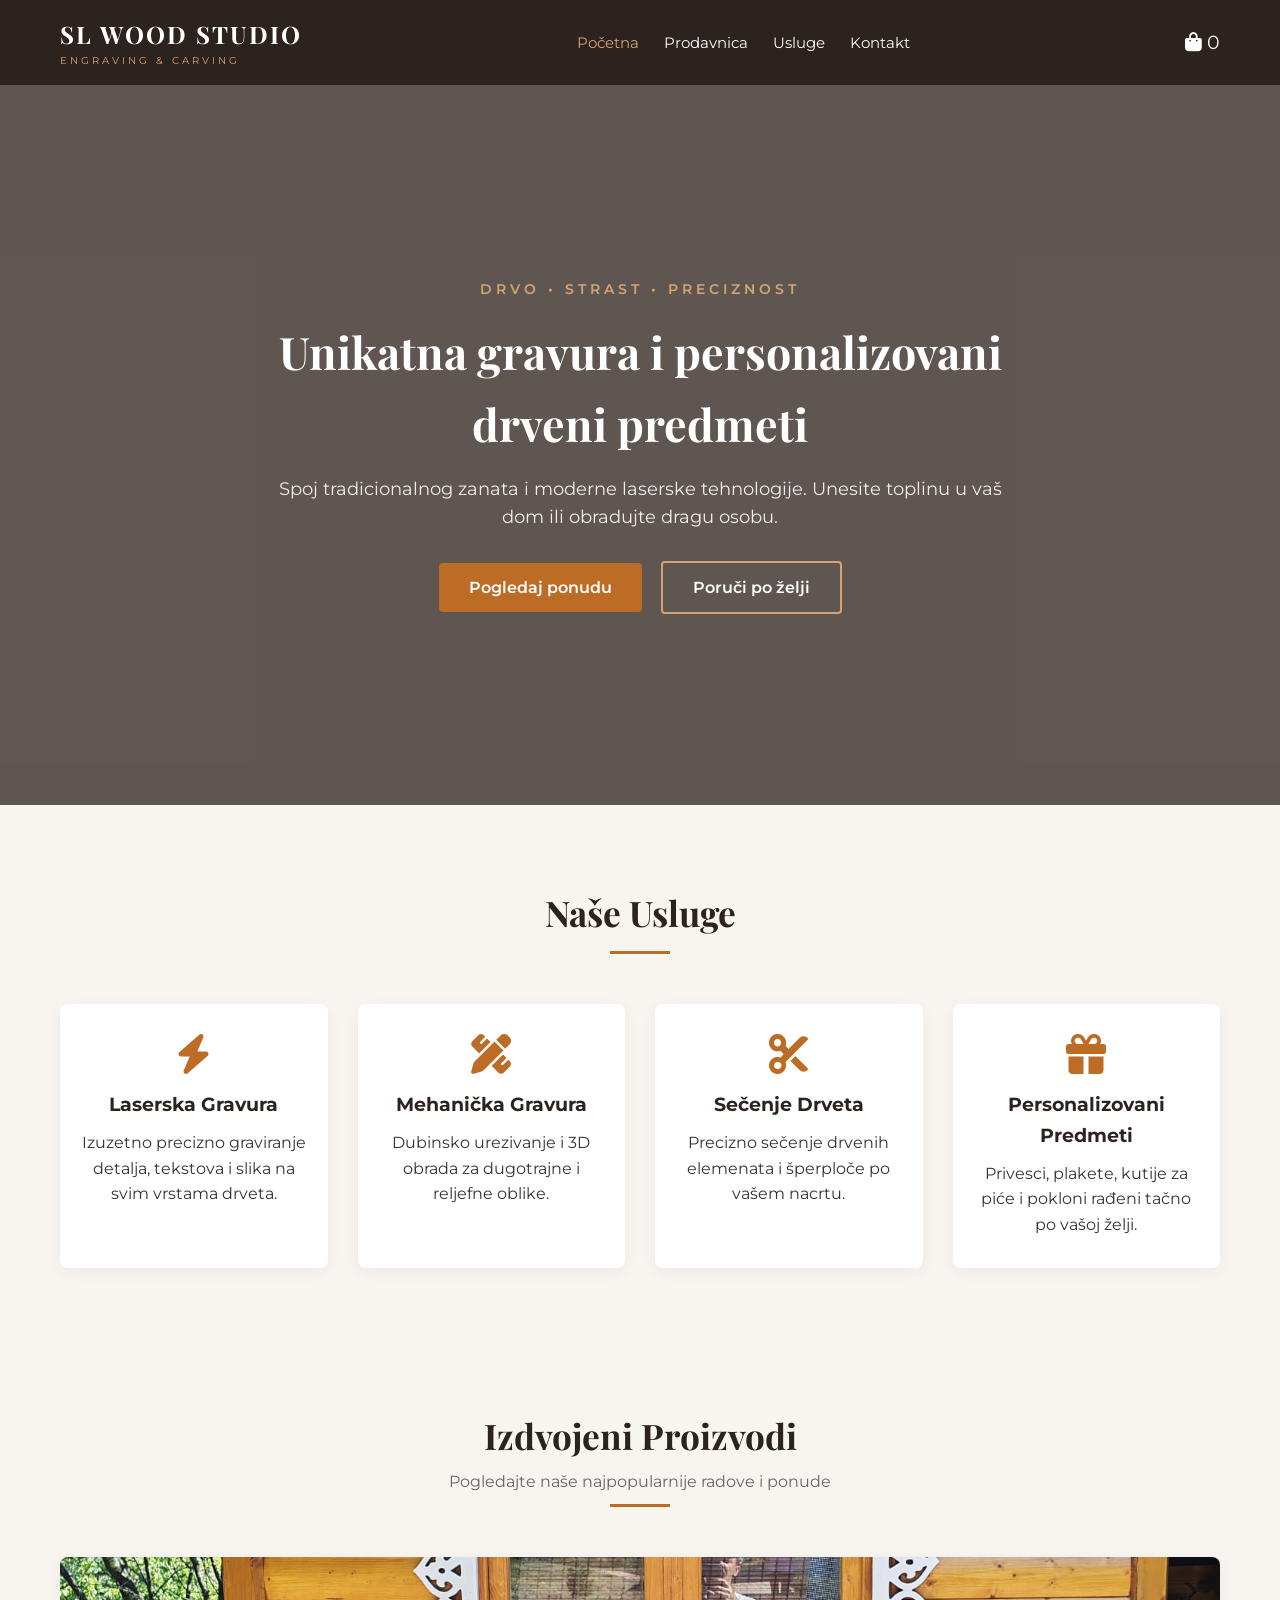
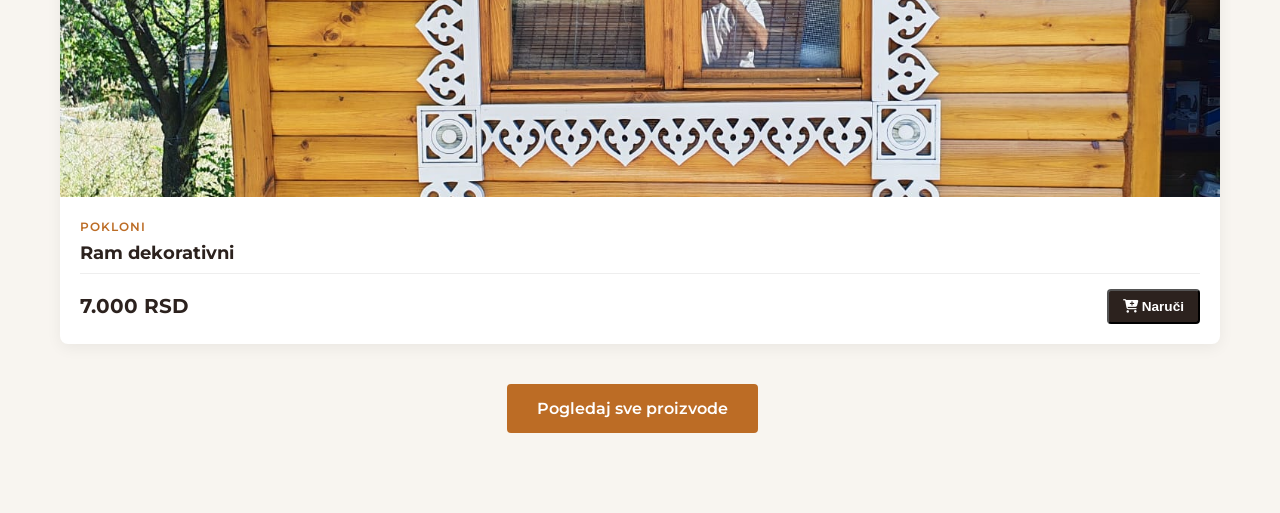
<file: index.html>
<!DOCTYPE html>
<html lang="sr">
<head>
    <meta charset="UTF-8">
    <meta name="viewport" content="width=device-width, initial-scale=1.0">
    <title>SL Wood Studio | Laserska i Mehanička Gravura</title>
    <!-- Google Fontovi -->
    <link rel="preconnect" href="https://fonts.googleapis.com">
    <link rel="preconnect" href="https://fonts.gstatic.com" crossorigin>
    <link href="https://fonts.googleapis.com/css2?family=Montserrat:wght@300;400;600&family=Playfair+Display:wght@700&display=swap" rel="stylesheet">
    <!-- Font Awesome Ikonice -->
    <link rel="stylesheet" href="https://cdnjs.cloudflare.com/ajax/libs/font-awesome/6.4.0/css/all.min.css">
    <link rel="stylesheet" href="css/style.css">
    <script src="https://identity.netlify.com/v1/netlify-identity-widget.js"></script>
</head>
<body>

    <!-- Navigacija -->
    <header class="navbar">
        <div class="container nav-container">
            <a href="index.html" class="logo">
                <h2>SL WOOD STUDIO</h2>
                <span>ENGRAVING & CARVING</span>
            </a>
            <nav>
                <ul class="nav-links">
                    <li><a href="index.html" class="active">Početna</a></li>
                    <li><a href="shop.html">Prodavnica</a></li>
                    <li><a href="#usluge">Usluge</a></li>
                    <li><a href="contact.html">Kontakt</a></li>
                </ul>
            </nav>
<div class="cart-icon">
    <a href="cart.html"><i class="fa-solid fa-bag-shopping"></i> <span id="cart-count">0</span></a>
</div>
        </div>
    </header>

    <!-- Hero Sekcija -->
    <section class="hero">
        <div class="hero-overlay"></div>
        <div class="container hero-content">
            <span class="tagline">DRVO • STRAST • PRECIZNOST</span>
            <h1>Unikatna gravura i personalizovani drveni predmeti</h1>
            <p>Spoj tradicionalnog zanata i moderne laserske tehnologije. Unesite toplinu u vaš dom ili obradujte dragu osobu.</p>
            <div class="hero-btns">
                <a href="shop.html" class="btn btn-primary">Pogledaj ponudu</a>
                <a href="shop.html#custom-order" class="btn btn-secondary">Poruči po želji</a>
            </div>
        </div>
    </section>

    <!-- Usluge (Ikonice sa objave) -->
    <section id="usluge" class="services container">
        <div class="section-title">
            <h2>Naše Usluge</h2>
            <div class="divider"></div>
        </div>
        <div class="services-grid">
            <div class="service-card">
                <i class="fa-solid fa-bolt"></i>
                <h3>Laserska Gravura</h3>
                <p>Izuzetno precizno graviranje detalja, tekstova i slika na svim vrstama drveta.</p>
            </div>
            <div class="service-card">
                <i class="fa-solid fa-pen-ruler"></i>
                <h3>Mehanička Gravura</h3>
                <p>Dubinsko urezivanje i 3D obrada za dugotrajne i reljefne oblike.</p>
            </div>
            <div class="service-card">
                <i class="fa-solid fa-scissors"></i>
                <h3>Sečenje Drveta</h3>
                <p>Precizno sečenje drvenih elemenata i šperploče po vašem nacrtu.</p>
            </div>
            <div class="service-card">
                <i class="fa-solid fa-gift"></i>
                <h3>Personalizovani Predmeti</h3>
                <p>Privesci, plakete, kutije za piće i pokloni rađeni tačno po vašoj želji.</p>
            </div>
        </div>
    </section>

    <!-- Izdvojeni Proizvodi -->
    <section class="products container">
        <div class="section-title">
            <h2>Izdvojeni Proizvodi</h2>
            <p style="color: #666; margin-top: 5px;">Pogledajte naše najpopularnije radove i ponude</p>
            <div class="divider"></div>
        </div>

        <div class="products-grid">
            <!-- Proizvod 1 -->
            <div class="product-card">
                <div class="product-image">
                    <span class="badge">Najprodavanije</span>
                    <!-- Zameniti sa pravom slikom priveska -->
                    <img src="https://images.unsplash.com/photo-1610701596007-11502861dcfa?q=80&w=600" alt="Personalizovani privezak">
                    <div class="product-actions">
                        <button class="btn-quick-view"><i class="fa-solid fa-eye"></i> Brzi pregled</button>
                    </div>
                </div>
                <div class="product-info">
                    <span class="category">Privesci</span>
                    <h3>Personalizovani Drveni Privezak</h3>
                    <p class="description">Laserski graviran privezak sa vašim tekstom ili monogramom.</p>
                    <div class="product-bottom">
                        <span class="price">600 RSD</span>
                        <a href="product-details.html" class="btn-add-cart"><i class="fa-solid fa-cart-plus"></i> Naruči</a>
                    </div>
                </div>
            </div>

            <!-- Proizvod 2 -->
            <div class="product-card">
                <div class="product-image">
                    <img src="https://images.unsplash.com/photo-1549465220-1a8b9238cd48?q=80&w=600" alt="Poklon kutija za piće">
                    <div class="product-actions">
                        <button class="btn-quick-view"><i class="fa-solid fa-eye"></i> Brzi pregled</button>
                    </div>
                </div>
                <div class="product-info">
                    <span class="category">Kutije i Ambalaža</span>
                    <h3>Gravirana Drvena Kutija za Piće</h3>
                    <p class="description">Idealna za rođendane i proslave. Mogućnost gravure posvete po želji.</p>
                    <div class="product-bottom">
                        <span class="price">2.500 RSD</span>
                        <a href="product-details.html" class="btn-add-cart"><i class="fa-solid fa-cart-plus"></i> Naruči</a>
                    </div>
                </div>
            </div>

            <!-- Proizvod 3 -->
            <div class="product-card">
                <div class="product-image">
                    <span class="badge new">Novo</span>
                    <img src="https://images.unsplash.com/photo-1582582621959-48d27397dc69?q=80&w=600" alt="Drvena plaketa">
                    <div class="product-actions">
                        <button class="btn-quick-view"><i class="fa-solid fa-eye"></i> Brzi pregled</button>
                    </div>
                </div>
                <div class="product-info">
                    <span class="category">Plakete i Dekoracija</span>
                    <h3>3D Zabranjeni / Poslovni Znak</h3>
                    <p class="description">Mehanička i laserska obrada za firme, lokale ili kućnu dekoraciju.</p>
                    <div class="product-bottom">
                        <span class="price">1.800 RSD</span>
                        <a href="product-details.html" class="btn-add-cart"><i class="fa-solid fa-cart-plus"></i> Naruči</a>
                    </div>
                </div>
            </div>

            <!-- Proizvod 4 -->
            <div class="product-card">
                <div class="product-image">
                    <img src="https://images.unsplash.com/photo-1513519245088-0e12902e5a38?q=80&w=600" alt="Drveni sat ili dekoracija">
                    <div class="product-actions">
                        <button class="btn-quick-view"><i class="fa-solid fa-eye"></i> Brzi pregled</button>
                    </div>
                </div>
                <div class="product-info">
                    <span class="category">Personalizovani Pokloni</span>
                    <h3>Zidni Drveni Sat sa Gravurom</h3>
                    <p class="description">Unikatni zidni sat urađen sečenjem i preciznom gravurom drveta.</p>
                    <div class="product-bottom">
                        <span class="price">3.200 RSD</span>
                        <a href="product-details.html" class="btn-add-cart"><i class="fa-solid fa-cart-plus"></i> Naruči</a>
                    </div>
                </div>
            </div>
        </div>

        <div style="text-align: center; margin-top: 40px;">
            <a href="shop.html" class="btn btn-primary">Pogledaj sve proizvode</a>
        </div>
    </section>

    <script src="js/main.js"></script>
    <script>
  if (window.netlifyIdentity) {
    window.netlifyIdentity.on("init", user => {
      if (!user) {
        window.netlifyIdentity.on("login", () => {
          document.location.href = "/admin/";
        });
      }
    });
  }
</script>
</body>
</html>
</file>
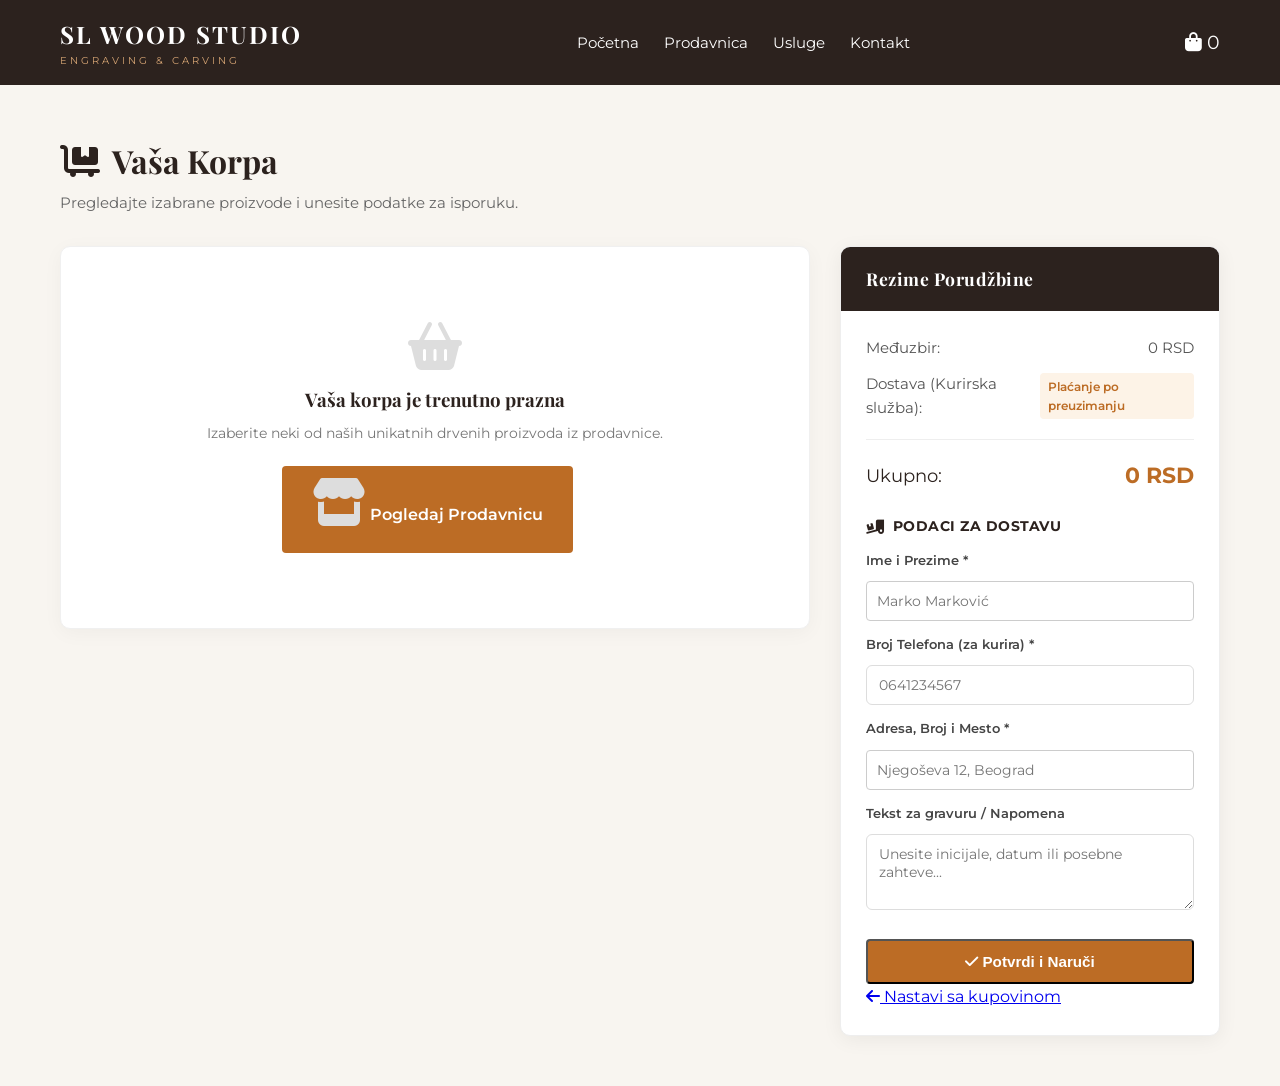
<file: cart.html>
<!DOCTYPE html>
<html lang="sr">
<head>
    <meta charset="UTF-8">
    <meta name="viewport" content="width=device-width, initial-scale=1.0">
    <title>Korpa | SL Wood Studio</title>
    <link rel="preconnect" href="https://fonts.googleapis.com">
    <link rel="preconnect" href="https://fonts.gstatic.com" crossorigin>
    <link href="https://fonts.googleapis.com/css2?family=Montserrat:wght@300;400;600;700&family=Playfair+Display:wght@700&display=swap" rel="stylesheet">
    <link rel="stylesheet" href="https://cdnjs.cloudflare.com/ajax/libs/font-awesome/6.4.0/css/all.min.css">
    <link rel="stylesheet" href="css/style.css">
</head>
<body>

    <!-- Navigacija -->
    <header class="navbar">
        <div class="container nav-container">
            <a href="index.html" class="logo">
                <h2>SL WOOD STUDIO</h2>
                <span>ENGRAVING & CARVING</span>
            </a>
            <nav>
                <ul class="nav-links">
                    <li><a href="index.html">Početna</a></li>
                    <li><a href="shop.html">Prodavnica</a></li>
                    <li><a href="product-details.html">Usluge</a></li>
                    <li><a href="contact.html">Kontakt</a></li>
                </ul>
            </nav>
            <div class="cart-icon">
                <a href="cart.html"><i class="fa-solid fa-bag-shopping"></i> <span id="cart-count">0</span></a>
            </div>
        </div>
    </header>

    <section class="cart-section container">
        <div class="cart-title-wrapper">
            <h2><i class="fa-solid fa-cart-flatbed"></i> Vaša Korpa</h2>
            <p>Pregledajte izabrane proizvode i unesite podatke za isporuku.</p>
        </div>

        <div class="cart-wrapper">
            <!-- Tabela sa izabranim proizvodima -->
            <div class="cart-items-card">
                <table class="cart-table">
                    <thead>
                        <tr>
                            <th>Proizvod</th>
                            <th>Cena</th>
                            <th>Količina</th>
                            <th>Ukupno</th>
                            <th style="text-align: right;">Ukloni</th>
                        </tr>
                    </thead>
                    <tbody id="cart-items-body">
                        <!-- JS dinamički ubacuje stavke ovde -->
                    </tbody>
                </table>
                <div id="empty-cart-msg" style="display:none;" class="empty-cart-box">
                    <i class="fa-solid fa-basket-shopping"></i>
                    <h3>Vaša korpa je trenutno prazna</h3>
                    <p>Izaberite neki od naših unikatnih drvenih proizvoda iz prodavnice.</p>
                    <a href="shop.html" class="btn btn-primary"><i class="fa-solid fa-store"></i> Pogledaj Prodavnicu</a>
                </div>
            </div>

            <!-- Profesionalni Rezime Porudžbine -->
            <div class="cart-summary-card">
                <div class="summary-header">
                    <h3>Rezime Porudžbine</h3>
                </div>

                <div class="summary-body">
                    <div class="summary-row">
                        <span>Međuzbir:</span>
                        <span id="cart-subtotal">0 RSD</span>
                    </div>
                    <div class="summary-row">
                        <span>Dostava (Kurirska služba):</span>
                        <span class="badge-shipping">Plaćanje po preuzimanju</span>
                    </div>

                    <div class="summary-divider"></div>

                    <div class="summary-row total-row">
                        <span>Ukupno:</span>
                        <strong id="cart-total-price">0 RSD</strong>
                    </div>

                    <form id="checkout-form" class="checkout-form">
                        <h4 class="form-section-title"><i class="fa-solid fa-truck-ramp-box"></i> Podaci za dostavu</h4>
                        
                        <div class="form-group">
                            <label for="cust-name">Ime i Prezime *</label>
                            <input type="text" id="cust-name" required placeholder="Marko Marković">
                        </div>

                        <div class="form-group">
                            <label for="cust-phone">Broj Telefona (za kurira) *</label>
                            <input type="tel" id="cust-phone" required placeholder="0641234567">
                        </div>

                        <div class="form-group">
                            <label for="cust-address">Adresa, Broj i Mesto *</label>
                            <input type="text" id="cust-address" required placeholder="Njegoševa 12, Beograd">
                        </div>

                        <div class="form-group">
                            <label for="cust-note">Tekst za gravuru / Napomena</label>
                            <textarea id="cust-note" rows="3" placeholder="Unesite inicijale, datum ili posebne zahteve..."></textarea>
                        </div>

                        <button type="submit" class="btn btn-primary btn-full btn-checkout">
                            <i class="fa-solid fa-check"></i> Potvrdi i Naruči
                        </button>
                    </form>

                    <a href="shop.html" class="btn-secondary-link">
                        <i class="fa-solid fa-arrow-left"></i> Nastavi sa kupovinom
                    </a>
                </div>
            </div>
        </div>
    </section>

    <script src="js/main.js"></script>
</body>
</html>
</file>
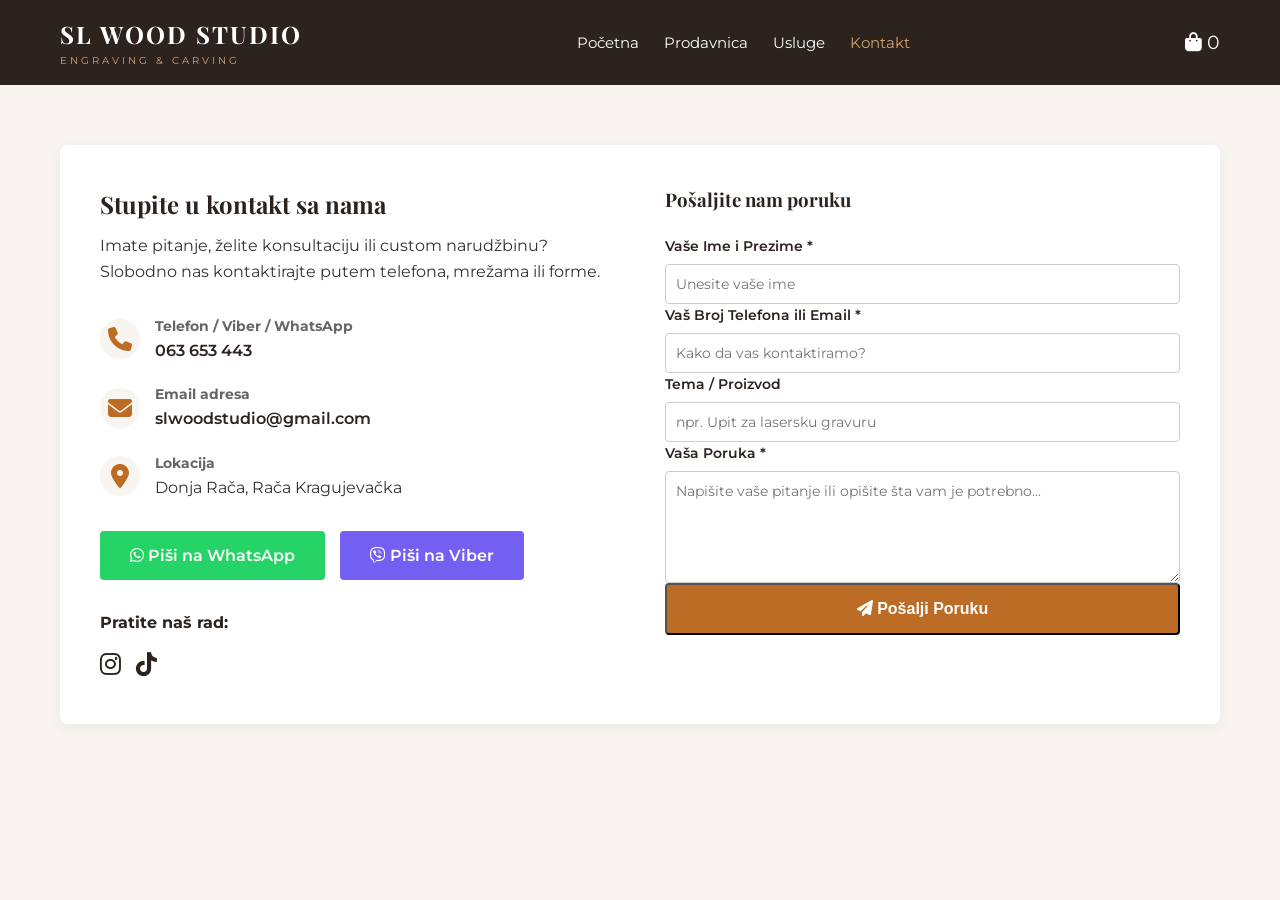
<file: contact.html>
<!DOCTYPE html>
<html lang="sr">
<head>
    <meta charset="UTF-8">
    <meta name="viewport" content="width=device-width, initial-scale=1.0">
    <title>Kontakt | SL Wood Studio</title>

    <!-- Google Fontovi -->
    <link rel="preconnect" href="https://fonts.googleapis.com">
    <link rel="preconnect" href="https://fonts.gstatic.com" crossorigin>
    <link href="https://fonts.googleapis.com/css2?family=Montserrat:wght@300;400;600&family=Playfair+Display:wght@700&display=swap" rel="stylesheet">
    
    <!-- Font Awesome Ikonice -->
    <link rel="stylesheet" href="https://cdnjs.cloudflare.com/ajax/libs/font-awesome/6.4.0/css/all.min.css">
    
    <!-- Glavni CSS Fajl -->
    <link rel="stylesheet" href="css/style.css">
</head>
<body>

    <!-- Navigacija (Identična kao na index.html) -->
    <header class="navbar">
        <div class="container nav-container">
            <a href="index.html" class="logo">
                <h2>SL WOOD STUDIO</h2>
                <span>ENGRAVING & CARVING</span>
            </a>
            <nav>
                <ul class="nav-links">
                    <li><a href="index.html">Početna</a></li>
                    <li><a href="shop.html">Prodavnica</a></li>
                    <li><a href="product-details.html">Usluge</a></li>
                    <li><a href="contact.html" class="active">Kontakt</a></li>
                </ul>
            </nav>
            <div class="cart-icon">
            <a href="cart.html"><i class="fa-solid fa-bag-shopping"></i> <span id="cart-count">0</span></a>
            </div>
        </div>
    </header>

    <section class="contact-section container">
        <div class="contact-wrapper">
            
            <!-- Informacije i Brzi Linkovi -->
            <div class="contact-info">
                <h2>Stupite u kontakt sa nama</h2>
                <p>Imate pitanje, želite konsultaciju ili custom narudžbinu? Slobodno nas kontaktirajte putem telefona, mrežama ili forme.</p>

                <div class="contact-cards">
                    <div class="c-card">
                        <i class="fa-solid fa-phone"></i>
                        <div>
                            <h4>Telefon / Viber / WhatsApp</h4>
                            <p><a href="tel:063653443">063 653 443</a></p>
                        </div>
                    </div>

                    <div class="c-card">
                        <i class="fa-solid fa-envelope"></i>
                        <div>
                            <h4>Email adresa</h4>
                            <p><a href="mailto:slwoodstudio@gmail.com">slwoodstudio@gmail.com</a></p>
                        </div>
                    </div>

                    <div class="c-card">
                        <i class="fa-solid fa-location-dot"></i>
                        <div>
                            <h4>Lokacija</h4>
                            <p>Donja Rača, Rača Kragujevačka</p>
                        </div>
                    </div>
                </div>

                <!-- Direktna dugmad za poručivanje -->
                <div class="quick-contact-btns">
                    <a href="https://wa.me/38163653443" target="_blank" class="btn btn-whatsapp">
                        <i class="fa-brands fa-whatsapp"></i> Piši na WhatsApp
                    </a>
                    <a href="viber://chat?number=%2B38163653443" class="btn btn-viber">
                        <i class="fa-brands fa-viber"></i> Piši na Viber
                    </a>
                </div>

                <!-- Društvene mreže -->
                <div class="social-links">
                    <h4>Pratite naš rad:</h4>
                    <div class="social-icons">
                        <a href="https://www.instagram.com/slwoodstudio/" target="_blank"><i class="fa-brands fa-instagram"></i></a>
                        <a href="https://www.tiktok.com/@slwoodstudio78" target="_blank"><i class="fa-brands fa-tiktok"></i></a>
                    </div>
                </div>
            </div>

            <!-- Kontakt Forma -->
            <div class="contact-form-container">
                <h3>Pošaljite nam poruku</h3>
                <form class="contact-form">
                    <div class="form-group">
                        <label for="c-name">Vaše Ime i Prezime *</label>
                        <input type="text" id="c-name" required placeholder="Unesite vaše ime">
                    </div>

                    <div class="form-group">
                        <label for="c-contact">Vaš Broj Telefona ili Email *</label>
                        <input type="text" id="c-contact" required placeholder="Kako da vas kontaktiramo?">
                    </div>

                    <div class="form-group">
                        <label for="c-subject">Tema / Proizvod</label>
                        <input type="text" id="c-subject" placeholder="npr. Upit za lasersku gravuru">
                    </div>

                    <div class="form-group">
                        <label for="c-message">Vaša Poruka *</label>
                        <textarea id="c-message" rows="5" required placeholder="Napišite vaše pitanje ili opišite šta vam je potrebno..."></textarea>
                    </div>

                    <button type="submit" class="btn btn-primary btn-full">
                        <i class="fa-solid fa-paper-plane"></i> Pošalji Poruku
                    </button>
                </form>
            </div>

        </div>
    </section>
<script src="js/main.js"></script>
</body>
</html>
</file>
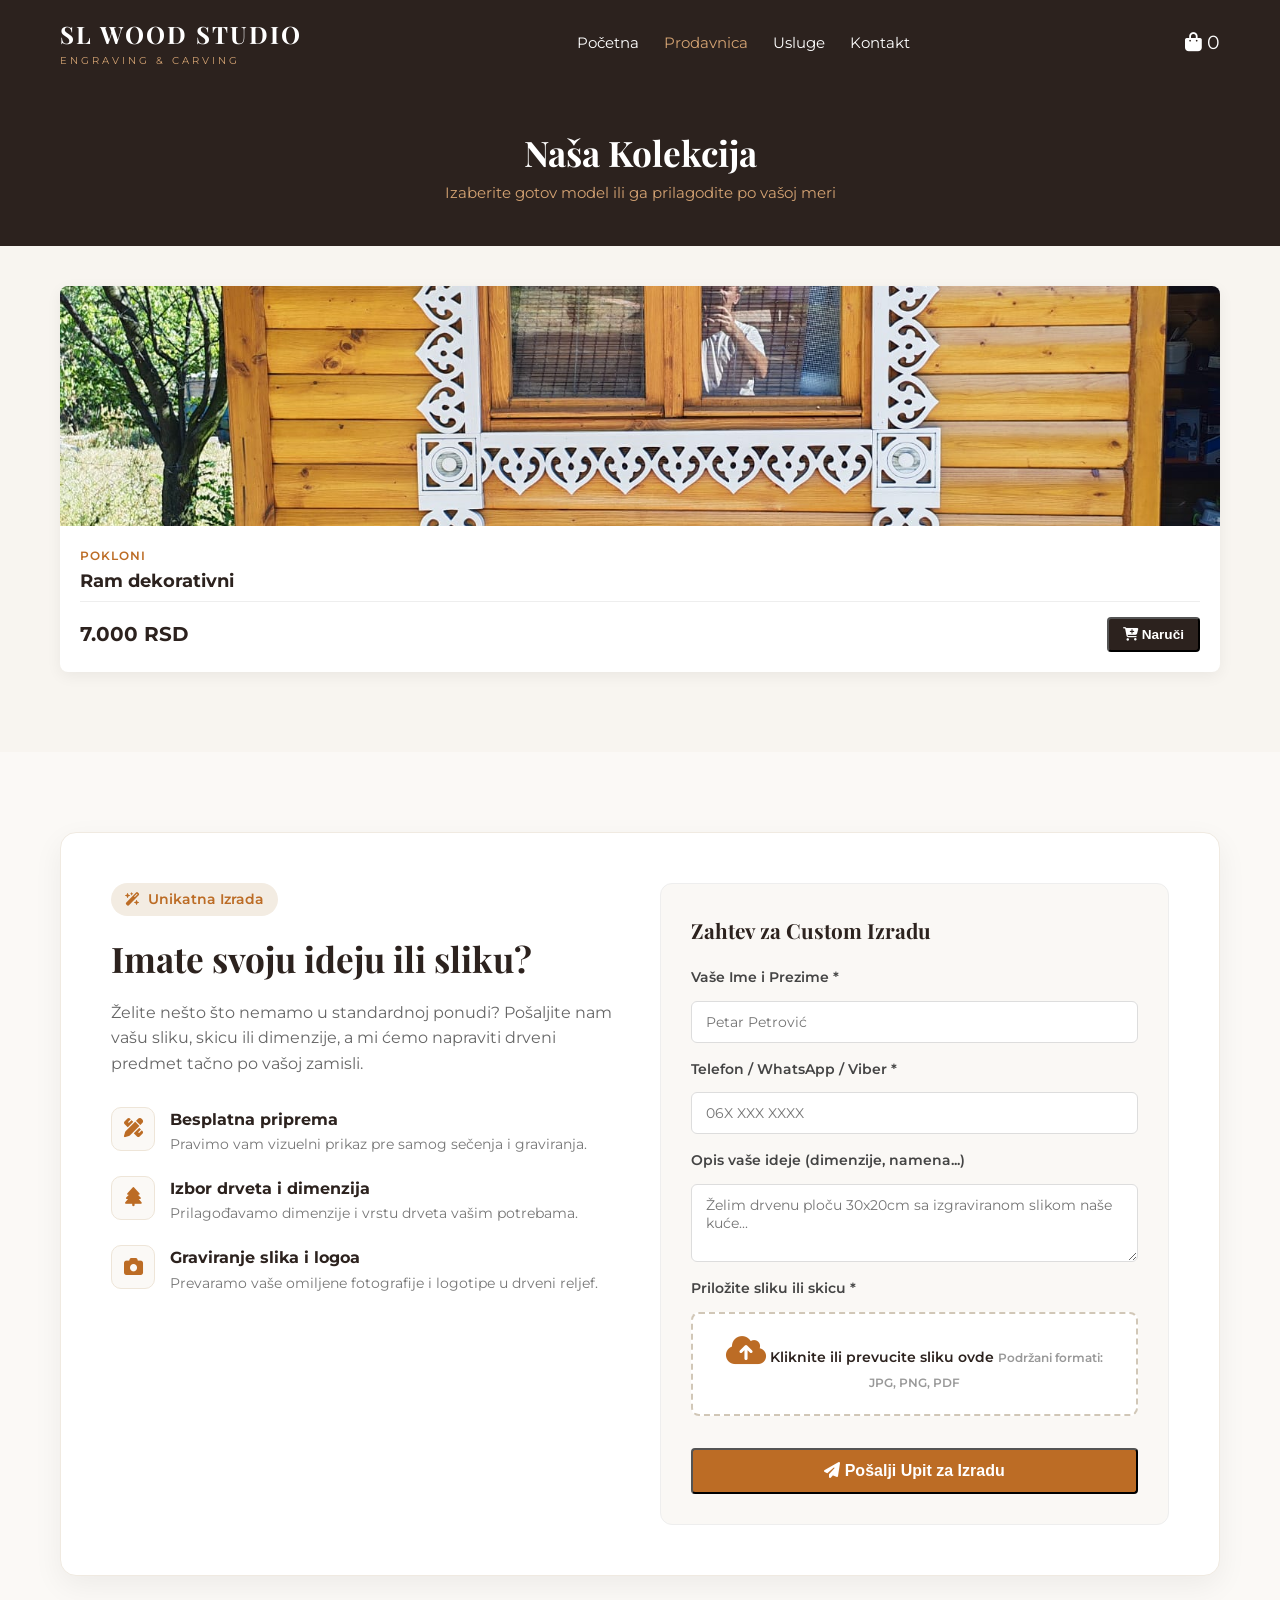
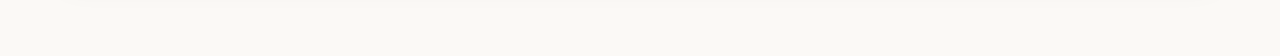
<file: shop.html>
<!DOCTYPE html>
<html lang="sr">
<head>
    <meta charset="UTF-8">
    <meta name="viewport" content="width=device-width, initial-scale=1.0">
    <title>Katalog Proizvoda | SL Wood Studio</title>
    <link rel="preconnect" href="https://fonts.googleapis.com">
    <link rel="preconnect" href="https://fonts.gstatic.com" crossorigin>
    <link href="https://fonts.googleapis.com/css2?family=Montserrat:wght@300;400;600&family=Playfair+Display:wght@700&display=swap" rel="stylesheet">
    <link rel="stylesheet" href="https://cdnjs.cloudflare.com/ajax/libs/font-awesome/6.4.0/css/all.min.css">
    <link rel="stylesheet" href="css/style.css">
</head>
<body>

    <!-- Navigacija -->
    <header class="navbar">
        <div class="container nav-container">
            <a href="index.html" class="logo">
                <h2>SL WOOD STUDIO</h2>
                <span>ENGRAVING & CARVING</span>
            </a>
            <nav>
                <ul class="nav-links">
                    <li><a href="index.html">Početna</a></li>
                    <li><a href="shop.html" class="active">Prodavnica</a></li>
                    <li><a href="product-details.html">Usluge</a></li>
                    <li><a href="contact.html">Kontakt</a></li>
                </ul>
            </nav>
            <div class="cart-icon">
            <a href="cart.html"><i class="fa-solid fa-bag-shopping"></i> <span id="cart-count">0</span></a>
            </div>
        </div>
    </header>

    <!-- Naslov Kataloga -->
    <section class="page-header">
        <div class="container">
            <h1>Naša Kolekcija</h1>
            <p>Izaberite gotov model ili ga prilagodite po vašoj meri</p>
        </div>
    </section>

    <!-- Katalog Proizvoda -->
    <section class="products container" style="padding-top: 40px;">
        <div class="products-grid">
            
            <!-- Proizvod 1 -->
            <div class="product-card">
                <div class="product-image">
                    <a href="product-details.html">
                        <img src="https://images.unsplash.com/photo-1610701596007-11502861dcfa?q=80&w=600" alt="Privezak">
                    </a>
                </div>
                <div class="product-info">
                    <span class="category">Privesci</span>
                    <h3><a href="product-details.html" style="text-decoration:none; color:inherit;">Personalizovani Privezak</a></h3>
                    <p class="description">Laserski graviran privezak od drveta sa vašim tekstom.</p>
                    <div class="product-bottom">
                        <span class="price">600 RSD</span>
                        <a href="product-details.html" class="btn-add-cart">Prilagodi i Naruči</a>
                    </div>
                </div>
            </div>

            <!-- Proizvod 2 -->
            <div class="product-card">
                <div class="product-image">
                    <a href="product-details.html">
                        <img src="https://images.unsplash.com/photo-1549465220-1a8b9238cd48?q=80&w=600" alt="Kutija za piće">
                    </a>
                </div>
                <div class="product-info">
                    <span class="category">Kutije</span>
                    <h3><a href="product-details.html" style="text-decoration:none; color:inherit;">Gravirana Kutija za Piće</a></h3>
                    <p class="description">Idealna za poklone, rođendane i posebne prilike.</p>
                    <div class="product-bottom">
                        <span class="price">2.500 RSD</span>
                        <a href="product-details.html" class="btn-add-cart">Prilagodi i Naruči</a>
                    </div>
                </div>
            </div>

            <!-- Proizvod 3 -->
            <div class="product-card">
                <div class="product-image">
                    <a href="product-details.html">
                        <img src="https://images.unsplash.com/photo-1582582621959-48d27397dc69?q=80&w=600" alt="Drveni znak">
                    </a>
                </div>
                <div class="product-info">
                    <span class="category">Dekoracija</span>
                    <h3><a href="product-details.html" style="text-decoration:none; color:inherit;">3D Zidna Plaketa / Znak</a></h3>
                    <p class="description">Mehanički urezan logo ili natpis za vaš prostor.</p>
                    <div class="product-bottom">
                        <span class="price">1.800 RSD</span>
                        <a href="product-details.html" class="btn-add-cart">Prilagodi i Naruči</a>
                    </div>
                </div>
            </div>

        </div>
    </section>

    <!-- POSEBNA SEKCIJA: Custom Made / Unikatna Izrada -->
<section id="custom-order" class="custom-made-section">
    <div class="container">
        <div class="custom-made-card">
            
            <!-- Leva strana: Prezentacija i prednosti -->
            <div class="custom-text">
                <span class="badge-accent"><i class="fa-solid fa-wand-magic-sparkles"></i> Unikatna Izrada</span>
                <h2>Imate svoju ideju ili sliku?</h2>
                <p>Želite nešto što nemamo u standardnoj ponudi? Pošaljite nam vašu sliku, skicu ili dimenzije, a mi ćemo napraviti drveni predmet tačno po vašoj zamisli.</p>

                <div class="custom-features-list">
                    <div class="feature-item">
                        <div class="f-icon"><i class="fa-solid fa-pen-ruler"></i></div>
                        <div>
                            <h4>Besplatna priprema</h4>
                            <p>Pravimo vam vizuelni prikaz pre samog sečenja i graviranja.</p>
                        </div>
                    </div>
                    <div class="feature-item">
                        <div class="f-icon"><i class="fa-solid fa-tree"></i></div>
                        <div>
                            <h4>Izbor drveta i dimenzija</h4>
                            <p>Prilagođavamo dimenzije i vrstu drveta vašim potrebama.</p>
                        </div>
                    </div>
                    <div class="feature-item">
                        <div class="f-icon"><i class="fa-solid fa-camera"></i></div>
                        <div>
                            <h4>Graviranje slika i logoa</h4>
                            <p>Prevaramo vaše omiljene fotografije i logotipe u drveni reljef.</p>
                        </div>
                    </div>
                </div>
            </div>

            <!-- Desna strana: Modernizovana forma -->
            <div class="custom-form-wrapper">
                <form class="custom-form">
                    <h3>Zahtev za Custom Izradu</h3>
                    
                    <div class="form-group">
                        <label for="cust-idea-name">Vaše Ime i Prezime *</label>
                        <input type="text" id="cust-idea-name" placeholder="Petar Petrović" required>
                    </div>

                    <div class="form-group">
                        <label for="cust-idea-phone">Telefon / WhatsApp / Viber *</label>
                        <input type="tel" id="cust-idea-phone" placeholder="06X XXX XXXX" required>
                    </div>

                    <div class="form-group">
                        <label for="cust-idea-desc">Opis vaše ideje (dimenzije, namena...)</label>
                        <textarea id="cust-idea-desc" rows="3" placeholder="Želim drvenu ploču 30x20cm sa izgraviranom slikom naše kuće..."></textarea>
                    </div>

                    <div class="form-group">
                        <label>Priložite sliku ili skicu *</label>
                        <label for="cust-file" class="file-upload-box">
                            <i class="fa-solid fa-cloud-arrow-up"></i>
                            <span>Kliknite ili prevucite sliku ovde</span>
                            <small>Podržani formati: JPG, PNG, PDF</small>
                            <input type="file" id="cust-file" accept="image/*,.pdf" required>
                        </label>
                    </div>

                    <button type="submit" class="btn btn-primary btn-full btn-custom-submit">
                        <i class="fa-solid fa-paper-plane"></i> Pošalji Upit za Izradu
                    </button>
                </form>
            </div>

        </div>
    </div>
</section>
<script src="js/main.js"></script>
</body>
</html>
</file>
<file: css/style.css>
/* RESET I OSNOVNI STILOVI */
* {
    margin: 0;
    padding: 0;
    box-sizing: border-box;
}

:root {
    --primary-dark: #2C221E;
    --accent-wood: #D4A373;
    --accent-warm: #BC6C25;
    --bg-light: #F8F5F0;
    --text-color: #333333;
    --white: #FFFFFF;
    --font-heading: 'Playfair Display', serif;
    --font-body: 'Montserrat', sans-serif;
}

body {
    font-family: var(--font-body);
    background-color: var(--bg-light);
    color: var(--text-color);
    line-height: 1.6;
}

.container {
    max-width: 1200px;
    margin: 0 auto;
    padding: 0 20px;
}

/* NAVIGACIJA */
.navbar {
    background-color: var(--primary-dark);
    padding: 15px 0;
    position: sticky;
    top: 0;
    z-index: 1000;
}

.nav-container {
    display: flex;
    justify-content: space-between;
    align-items: center;
}

.logo {
    text-decoration: none;
    color: var(--white);
}

.logo h2 {
    font-family: var(--font-heading);
    letter-spacing: 2px;
    font-size: 1.5rem;
}

.logo span {
    font-size: 0.65rem;
    color: var(--accent-wood);
    display: block;
    letter-spacing: 3px;
}

.nav-links {
    display: flex;
    list-style: none;
    gap: 25px;
}

.nav-links a {
    color: var(--white);
    text-decoration: none;
    font-size: 0.95rem;
    transition: color 0.3s;
}

.nav-links a:hover, .nav-links a.active {
    color: var(--accent-wood);
}

.cart-icon a {
    color: var(--white);
    font-size: 1.2rem;
    text-decoration: none;
}

/* HERO SEKCIJA */
.hero {
    position: relative;
    background: url('https://images.unsplash.com/photo-1513694203232-719a280e022f?q=80&w=1600') center/cover no-repeat;
    height: 80vh;
    display: flex;
    align-items: center;
    color: var(--white);
    text-align: center;
}

.hero-overlay {
    position: absolute;
    top: 0; left: 0;
    width: 100%; height: 100%;
    background: rgba(44, 34, 30, 0.75);
}

.hero-content {
    position: relative;
    z-index: 1;
    max-width: 800px;
}

.tagline {
    color: var(--accent-wood);
    letter-spacing: 4px;
    font-size: 0.9rem;
    font-weight: 600;
}

.hero h1 {
    font-family: var(--font-heading);
    font-size: 2.8rem;
    margin: 15px 0;
}

.hero p {
    font-size: 1.1rem;
    margin-bottom: 30px;
    opacity: 0.9;
}

.btn {
    display: inline-block;
    padding: 12px 30px;
    border-radius: 4px;
    text-decoration: none;
    font-weight: 600;
    transition: all 0.3s;
}

.btn-primary {
    background-color: var(--accent-warm);
    color: var(--white);
    margin-right: 15px;
}

.btn-primary:hover {
    background-color: #a05a1f;
}

.btn-secondary {
    border: 2px solid var(--accent-wood);
    color: var(--white);
}

.btn-secondary:hover {
    background-color: var(--accent-wood);
    color: var(--primary-dark);
}

/* USLUGE */
.services {
    padding: 80px 20px;
}

.section-title {
    text-align: center;
    margin-bottom: 50px;
}

.section-title h2 {
    font-family: var(--font-heading);
    font-size: 2.2rem;
    color: var(--primary-dark);
}

.divider {
    width: 60px;
    height: 3px;
    background-color: var(--accent-warm);
    margin: 10px auto 0;
}

.services-grid {
    display: grid;
    grid-template-columns: repeat(auto-fit, minmax(220px, 1fr));
    gap: 30px;
}

.service-card {
    background: var(--white);
    padding: 30px 20px;
    border-radius: 8px;
    text-align: center;
    box-shadow: 0 4px 15px rgba(0,0,0,0.05);
    transition: transform 0.3s;
}

.service-card:hover {
    transform: translateY(-5px);
}

.service-card i {
    font-size: 2.5rem;
    color: var(--accent-warm);
    margin-bottom: 15px;
}

.service-card h3 {
    font-size: 1.2rem;
    margin-bottom: 10px;
    color: var(--primary-dark);
}

/* SEKCIJA PROIZVODA */
.products {
    padding: 60px 20px 80px;
}

.products-grid {
    display: grid;
    grid-template-columns: repeat(auto-fit, minmax(260px, 1fr));
    gap: 30px;
}

.product-card {
    background: var(--white);
    border-radius: 8px;
    overflow: hidden;
    box-shadow: 0 4px 15px rgba(0,0,0,0.06);
    transition: transform 0.3s, box-shadow 0.3s;
    display: flex;
    flex-direction: column;
}

.product-card:hover {
    transform: translateY(-7px);
    box-shadow: 0 10px 25px rgba(0,0,0,0.12);
}

.product-image {
    position: relative;
    height: 240px;
    overflow: hidden;
}

.product-image img {
    width: 100%;
    height: 100%;
    object-fit: cover;
    transition: transform 0.5s ease;
}

.product-card:hover .product-image img {
    transform: scale(1.08);
}

/* Badaž / Tagovi */
.badge {
    position: absolute;
    top: 12px;
    left: 12px;
    background-color: var(--primary-dark);
    color: var(--white);
    font-size: 0.75rem;
    padding: 4px 10px;
    border-radius: 4px;
    font-weight: 600;
    z-index: 2;
}

.badge.new {
    background-color: var(--accent-warm);
}

/* Dugme za brzi pregled pri prelasku mišem */
.product-actions {
    position: absolute;
    bottom: -50px;
    left: 0;
    width: 100%;
    display: flex;
    justify-content: center;
    padding: 10px;
    transition: bottom 0.3s ease;
    background: linear-gradient(transparent, rgba(0,0,0,0.5));
}

.product-card:hover .product-actions {
    bottom: 0;
}

.btn-quick-view {
    background-color: var(--white);
    color: var(--primary-dark);
    border: none;
    padding: 8px 16px;
    border-radius: 4px;
    font-weight: 600;
    cursor: pointer;
    font-size: 0.85rem;
    transition: background-color 0.2s;
}

.btn-quick-view:hover {
    background-color: var(--accent-wood);
    color: var(--white);
}

/* Informacije o proizvodu */
.product-info {
    padding: 20px;
    display: flex;
    flex-direction: column;
    flex-grow: 1;
}

.product-info .category {
    font-size: 0.75rem;
    color: var(--accent-warm);
    text-transform: uppercase;
    letter-spacing: 1px;
    font-weight: 600;
    margin-bottom: 5px;
}

.product-info h3 {
    font-size: 1.1rem;
    color: var(--primary-dark);
    margin-bottom: 8px;
    line-height: 1.3;
}

.product-info .description {
    font-size: 0.85rem;
    color: #666;
    margin-bottom: 15px;
    flex-grow: 1;
}

.product-bottom {
    display: flex;
    justify-content: space-between;
    align-items: center;
    padding-top: 15px;
    border-top: 1px solid #eee;
}

.price {
    font-size: 1.25rem;
    font-weight: 700;
    color: var(--primary-dark);
}

.btn-add-cart {
    background-color: var(--primary-dark);
    color: var(--white);
    padding: 8px 14px;
    border-radius: 4px;
    text-decoration: none;
    font-size: 0.85rem;
    font-weight: 600;
    transition: background-color 0.2s;
}

.btn-add-cart:hover {
    background-color: var(--accent-warm);
}

/* STRANICA DETALJA PROIZVODA */
.product-details-section {
    padding: 60px 20px;
}

.product-details-wrapper {
    display: grid;
    grid-template-columns: 1fr 1fr;
    gap: 50px;
    background: var(--white);
    padding: 40px;
    border-radius: 8px;
    box-shadow: 0 4px 15px rgba(0,0,0,0.05);
}

/* Galerija slika */
.product-gallery {
    display: flex;
    flex-direction: column;
    gap: 15px;
}

.main-image {
    width: 100%;
    height: 400px;
    border-radius: 6px;
    overflow: hidden;
}

.main-image img {
    width: 100%;
    height: 100%;
    object-fit: cover;
}

.thumbnail-list {
    display: flex;
    gap: 10px;
}

.thumb {
    width: 80px;
    height: 80px;
    object-fit: cover;
    border-radius: 4px;
    cursor: pointer;
    opacity: 0.6;
    border: 2px solid transparent;
    transition: all 0.2s;
}

.thumb:hover, .thumb.active {
    opacity: 1;
    border-color: var(--accent-warm);
}

/* Prilagođavanje i forma */
.product-customizer h1 {
    font-family: var(--font-heading);
    font-size: 2rem;
    color: var(--primary-dark);
    margin: 5px 0 10px;
}

.product-customizer .price {
    font-size: 1.6rem;
    font-weight: 700;
    color: var(--accent-warm);
    margin-bottom: 15px;
}

.product-customizer .short-desc {
    font-size: 0.95rem;
    color: #666;
    margin-bottom: 25px;
    border-bottom: 1px solid #eee;
    padding-bottom: 20px;
}

.customization-form {
    display: flex;
    flex-direction: column;
    gap: 20px;
}

.form-group {
    display: flex;
    flex-direction: column;
    gap: 6px;
}

.form-group label {
    font-size: 0.9rem;
    font-weight: 600;
    color: var(--primary-dark);
}

.form-group input[type="text"],
.form-group select,
.form-group input[type="file"] {
    padding: 10px;
    border: 1px solid #ccc;
    border-radius: 4px;
    font-family: inherit;
    font-size: 0.9rem;
}

.form-group small {
    font-size: 0.75rem;
    color: #888;
}

/* Količina i dugme */
.quantity-group {
    flex-direction: row;
    align-items: center;
    gap: 15px;
}

.quantity-control {
    display: flex;
    align-items: center;
    border: 1px solid #ccc;
    border-radius: 4px;
    width: fit-content;
}

.quantity-control button {
    background: #f0f0f0;
    border: none;
    width: 35px;
    height: 35px;
    font-size: 1.2rem;
    cursor: pointer;
}

.quantity-control input {
    width: 45px;
    border: none;
    text-align: center;
    font-weight: 600;
}

.btn-full {
    width: 100%;
    text-align: center;
    padding: 15px;
    font-size: 1rem;
    cursor: pointer;
}

@media (max-width: 768px) {
    .product-details-wrapper {
        grid-template-columns: 1fr;
    }
}

/* STRANICA KATALOGA I CUSTOM MADE */
.page-header {
    background-color: var(--primary-dark);
    color: var(--white);
    padding: 40px 20px;
    text-align: center;
}

.page-header h1 {
    font-family: var(--font-heading);
    font-size: 2.2rem;
}

.page-header p {
    color: var(--accent-wood);
    font-size: 0.95rem;
}

/* ==========================================
   CUSTOM MADE SEKCIJA
   ========================================== */
.custom-made-section {
    padding: 80px 0;
    background: #fbf9f6;
}

.custom-made-card {
    background: var(--white);
    border-radius: 16px;
    box-shadow: 0 10px 30px rgba(0,0,0,0.06);
    display: grid;
    grid-template-columns: 1fr 1fr;
    gap: 40px;
    padding: 50px;
    border: 1px solid #f0eae1;
}

/* Leva strana */
.badge-accent {
    display: inline-flex;
    align-items: center;
    gap: 8px;
    background: #f3ece2;
    color: var(--accent-warm);
    font-size: 0.85rem;
    font-weight: 600;
    padding: 6px 14px;
    border-radius: 20px;
    margin-bottom: 15px;
}

.custom-text h2 {
    font-family: var(--font-heading);
    font-size: 2.2rem;
    color: var(--primary-dark);
    margin-bottom: 12px;
}

.custom-text > p {
    color: #666;
    line-height: 1.6;
    margin-bottom: 30px;
}

.custom-features-list {
    display: flex;
    flex-direction: column;
    gap: 20px;
}

.feature-item {
    display: flex;
    align-items: flex-start;
    gap: 15px;
}

.f-icon {
    width: 44px;
    height: 44px;
    background: #fbf9f6;
    border: 1px solid #eee5d8;
    border-radius: 10px;
    display: flex;
    align-items: center;
    justify-content: center;
    color: var(--accent-warm);
    font-size: 1.2rem;
    flex-shrink: 0;
}

.feature-item h4 {
    font-size: 1rem;
    color: var(--primary-dark);
    margin-bottom: 2px;
}

.feature-item p {
    font-size: 0.85rem;
    color: #777;
    margin: 0;
}

/* Desna strana - Forma */
.custom-form-wrapper {
    background: #faf8f5;
    padding: 30px;
    border-radius: 12px;
    border: 1px solid #eee;
}

.custom-form h3 {
    font-family: var(--font-heading);
    color: var(--primary-dark);
    font-size: 1.3rem;
    margin-bottom: 20px;
}

.custom-form .form-group {
    margin-bottom: 16px;
}

.custom-form label {
    display: block;
    font-size: 0.85rem;
    font-weight: 600;
    color: #444;
    margin-bottom: 6px;
}

.custom-form input[type="text"],
.custom-form input[type="tel"],
.custom-form textarea {
    width: 100%;
    padding: 11px 14px;
    border: 1px solid #ddd;
    border-radius: 6px;
    font-family: inherit;
    font-size: 0.9rem;
    background: var(--white);
    transition: border-color 0.2s;
}

.custom-form input:focus,
.custom-form textarea:focus {
    outline: none;
    border-color: var(--accent-warm);
}

/* Polje za upload slika */
.file-upload-box {
    display: flex;
    flex-direction: column;
    align-items: center;
    justify-content: center;
    padding: 20px;
    background: var(--white);
    border: 2px dashed #d1c7b7;
    border-radius: 8px;
    cursor: pointer;
    transition: all 0.2s ease;
    text-align: center;
}

.file-upload-box:hover {
    border-color: var(--accent-warm);
    background: #fffdfa;
}

.file-upload-box i {
    font-size: 2rem;
    color: var(--accent-warm);
    margin-bottom: 6px;
}

.file-upload-box span {
    font-size: 0.85rem;
    font-weight: 600;
    color: var(--primary-dark);
}

.file-upload-box small {
    font-size: 0.75rem;
    color: #999;
    margin-top: 4px;
}

.file-upload-box input[type="file"] {
    display: none;
}

.btn-custom-submit {
    margin-top: 10px;
    padding: 12px;
}

/* Mobilna prilagođenost */
@media (max-width: 992px) {
    .custom-made-card {
        grid-template-columns: 1fr;
        padding: 30px 20px;
    }
}
/* KONTAKT STRANICA */
.contact-section {
    padding: 60px 20px;
}

.contact-wrapper {
    display: grid;
    grid-template-columns: 1fr 1fr;
    gap: 50px;
    background: var(--white);
    padding: 40px;
    border-radius: 8px;
    box-shadow: 0 4px 15px rgba(0,0,0,0.05);
}

.contact-info h2 {
    font-family: var(--font-heading);
    color: var(--primary-dark);
    margin-bottom: 10px;
}

.contact-cards {
    margin: 30px 0;
    display: flex;
    flex-direction: column;
    gap: 20px;
}

.c-card {
    display: flex;
    align-items: center;
    gap: 15px;
}

.c-card i {
    font-size: 1.5rem;
    color: var(--accent-warm);
    width: 40px;
    height: 40px;
    background: var(--bg-light);
    display: flex;
    align-items: center;
    justify-content: center;
    border-radius: 50%;
}

.c-card h4 {
    font-size: 0.9rem;
    color: #666;
}

.c-card a {
    color: var(--primary-dark);
    text-decoration: none;
    font-weight: 600;
}

.c-card a:hover {
    color: var(--accent-warm);
}

/* WhatsApp i Viber dugmad */
.quick-contact-btns {
    display: flex;
    gap: 15px;
    margin-bottom: 30px;
}

.btn-whatsapp {
    background-color: #25D366;
    color: #fff;
}

.btn-whatsapp:hover {
    background-color: #1eb857;
}

.btn-viber {
    background-color: #7360f2;
    color: #fff;
}

.btn-viber:hover {
    background-color: #5e4cd4;
}

/* Društvene mreže */
.social-links h4 {
    margin-bottom: 10px;
    color: var(--primary-dark);
}

.social-icons {
    display: flex;
    gap: 15px;
}

.social-icons a {
    font-size: 1.5rem;
    color: var(--primary-dark);
    transition: color 0.2s;
}

.social-icons a:hover {
    color: var(--accent-warm);
}

/* Forma */
.contact-form-container h3 {
    font-family: var(--font-heading);
    margin-bottom: 20px;
    color: var(--primary-dark);
}

.contact-form textarea {
    padding: 10px;
    border: 1px solid #ccc;
    border-radius: 4px;
    font-family: inherit;
    font-size: 0.9rem;
}

@media (max-width: 768px) {
    .contact-wrapper {
        grid-template-columns: 1fr;
    }
    .quick-contact-btns {
        flex-direction: column;
    }
}

/* ==========================================
   KORPA PAGE - PROFESIONALNI DIZAJN
   ========================================== */
.cart-section {
    padding: 50px 20px;
}

.cart-title-wrapper {
    margin-bottom: 30px;
}

.cart-title-wrapper h2 {
    font-family: var(--font-heading);
    color: var(--primary-dark);
    font-size: 2rem;
    display: flex;
    align-items: center;
    gap: 12px;
}

.cart-title-wrapper p {
    color: #666;
    font-size: 0.95rem;
    margin-top: 5px;
}

.cart-wrapper {
    display: grid;
    grid-template-columns: 1fr 380px;
    gap: 30px;
    align-items: start;
}

/* Leva Kartica - Tabela */
.cart-items-card {
    background: var(--white);
    border-radius: 10px;
    padding: 25px;
    box-shadow: 0 4px 20px rgba(0,0,0,0.04);
    border: 1px solid #f0f0f0;
}

.cart-table {
    width: 100%;
    border-collapse: collapse;
}

.cart-table th {
    font-size: 0.8rem;
    text-transform: uppercase;
    letter-spacing: 0.5px;
    color: #888;
    padding-bottom: 15px;
    border-bottom: 2px solid #f4f4f4;
}

.cart-table td {
    padding: 18px 0;
    border-bottom: 1px solid #f8f8f8;
    font-size: 0.95rem;
}

.empty-cart-box {
    text-align: center;
    padding: 50px 20px;
}

.empty-cart-box i {
    font-size: 3rem;
    color: #ddd;
    margin-bottom: 15px;
}

.empty-cart-box h3 {
    font-family: var(--font-heading);
    color: var(--primary-dark);
    margin-bottom: 8px;
}

.empty-cart-box p {
    color: #777;
    margin-bottom: 20px;
    font-size: 0.9rem;
}

/* Desna Kartica - Rezime */
.cart-summary-card {
    background: var(--white);
    border-radius: 10px;
    box-shadow: 0 4px 20px rgba(0,0,0,0.06);
    border: 1px solid #eee;
    overflow: hidden;
}

.summary-header {
    background: var(--primary-dark);
    color: var(--white);
    padding: 18px 25px;
}

.summary-header h3 {
    font-family: var(--font-heading);
    font-size: 1.1rem;
    letter-spacing: 0.5px;
}

.summary-body {
    padding: 25px;
}

.summary-row {
    display: flex;
    justify-content: space-between;
    align-items: center;
    font-size: 0.95rem;
    color: #555;
    margin-bottom: 12px;
}

.badge-shipping {
    font-size: 0.75rem;
    background: #fdf3e7;
    color: var(--accent-warm);
    padding: 4px 8px;
    border-radius: 4px;
    font-weight: 600;
}

.summary-divider {
    height: 1px;
    background: #eee;
    margin: 18px 0;
}

.total-row {
    font-size: 1.15rem;
    color: var(--primary-dark);
}

.total-row strong {
    font-size: 1.4rem;
    color: var(--accent-warm);
}

.form-section-title {
    font-size: 0.9rem;
    color: var(--primary-dark);
    margin: 22px 0 12px 0;
    display: flex;
    align-items: center;
    gap: 8px;
    text-transform: uppercase;
    letter-spacing: 0.5px;
}

.checkout-form .form-group {
    margin-bottom: 14px;
}

.checkout-form label {
    font-size: 0.8rem;
    font-weight: 600;
    color: #444;
    margin-bottom: 4px;
    display: block;
}

.checkout-form input, 
.checkout-form textarea {
    width: 100%;
    padding: 10px 12px;
    border: 1px solid #ddd;
    border-radius: 6px;
    font-family: inherit;
    font-size: 0.9rem;
    transition: border-color 0.2s;
}

.checkout-form input:focus, 
.checkout-form textarea:focus {
    outline: none;
    border-color: var(--accent-warm);
}

.btn-checkout {
    margin-top: 15px;
    padding: 12px;
    font-size: 0.95rem;
}

/* Responsiveness */
@media (max-width: 992px) {
    .cart-wrapper {
        grid-template-columns: 1fr;
    }
}

html {
    scroll-behavior: smooth;
}

/* TOAST OBAVEŠTENJE ZA KORPU */
.toast-notification {
    position: fixed;
    bottom: 25px;
    right: 25px;
    background: var(--white);
    border-left: 4px solid var(--accent-warm);
    box-shadow: 0 8px 25px rgba(0,0,0,0.15);
    border-radius: 8px;
    padding: 12px 18px;
    display: flex;
    align-items: center;
    gap: 12px;
    z-index: 9999;
    opacity: 0;
    transform: translateY(20px);
    transition: all 0.3s cubic-bezier(0.68, -0.55, 0.265, 1.55);
}

.toast-notification.show {
    opacity: 1;
    transform: translateY(0);
}

.toast-icon {
    color: #2e7d32;
    font-size: 1.3rem;
}

.toast-img {
    width: 42px;
    height: 42px;
    object-fit: cover;
    border-radius: 6px;
}

.toast-content strong {
    display: block;
    font-size: 0.85rem;
    color: var(--primary-dark);
}

.toast-content p {
    font-size: 0.8rem;
    color: #666;
    margin: 0;
    max-width: 180px;
    white-space: nowrap;
    overflow: hidden;
    text-overflow: ellipsis;
}

.toast-btn {
    background: #fdf3e7;
    color: var(--accent-warm);
    text-decoration: none;
    font-size: 0.8rem;
    font-weight: 600;
    padding: 6px 12px;
    border-radius: 4px;
    margin-left: 8px;
    transition: background 0.2s;
}

.toast-btn:hover {
    background: var(--accent-warm);
    color: var(--white);
}

@media (max-width: 576px) {
    .toast-notification {
        left: 15px;
        right: 15px;
        bottom: 15px;
    }
}
</file>
